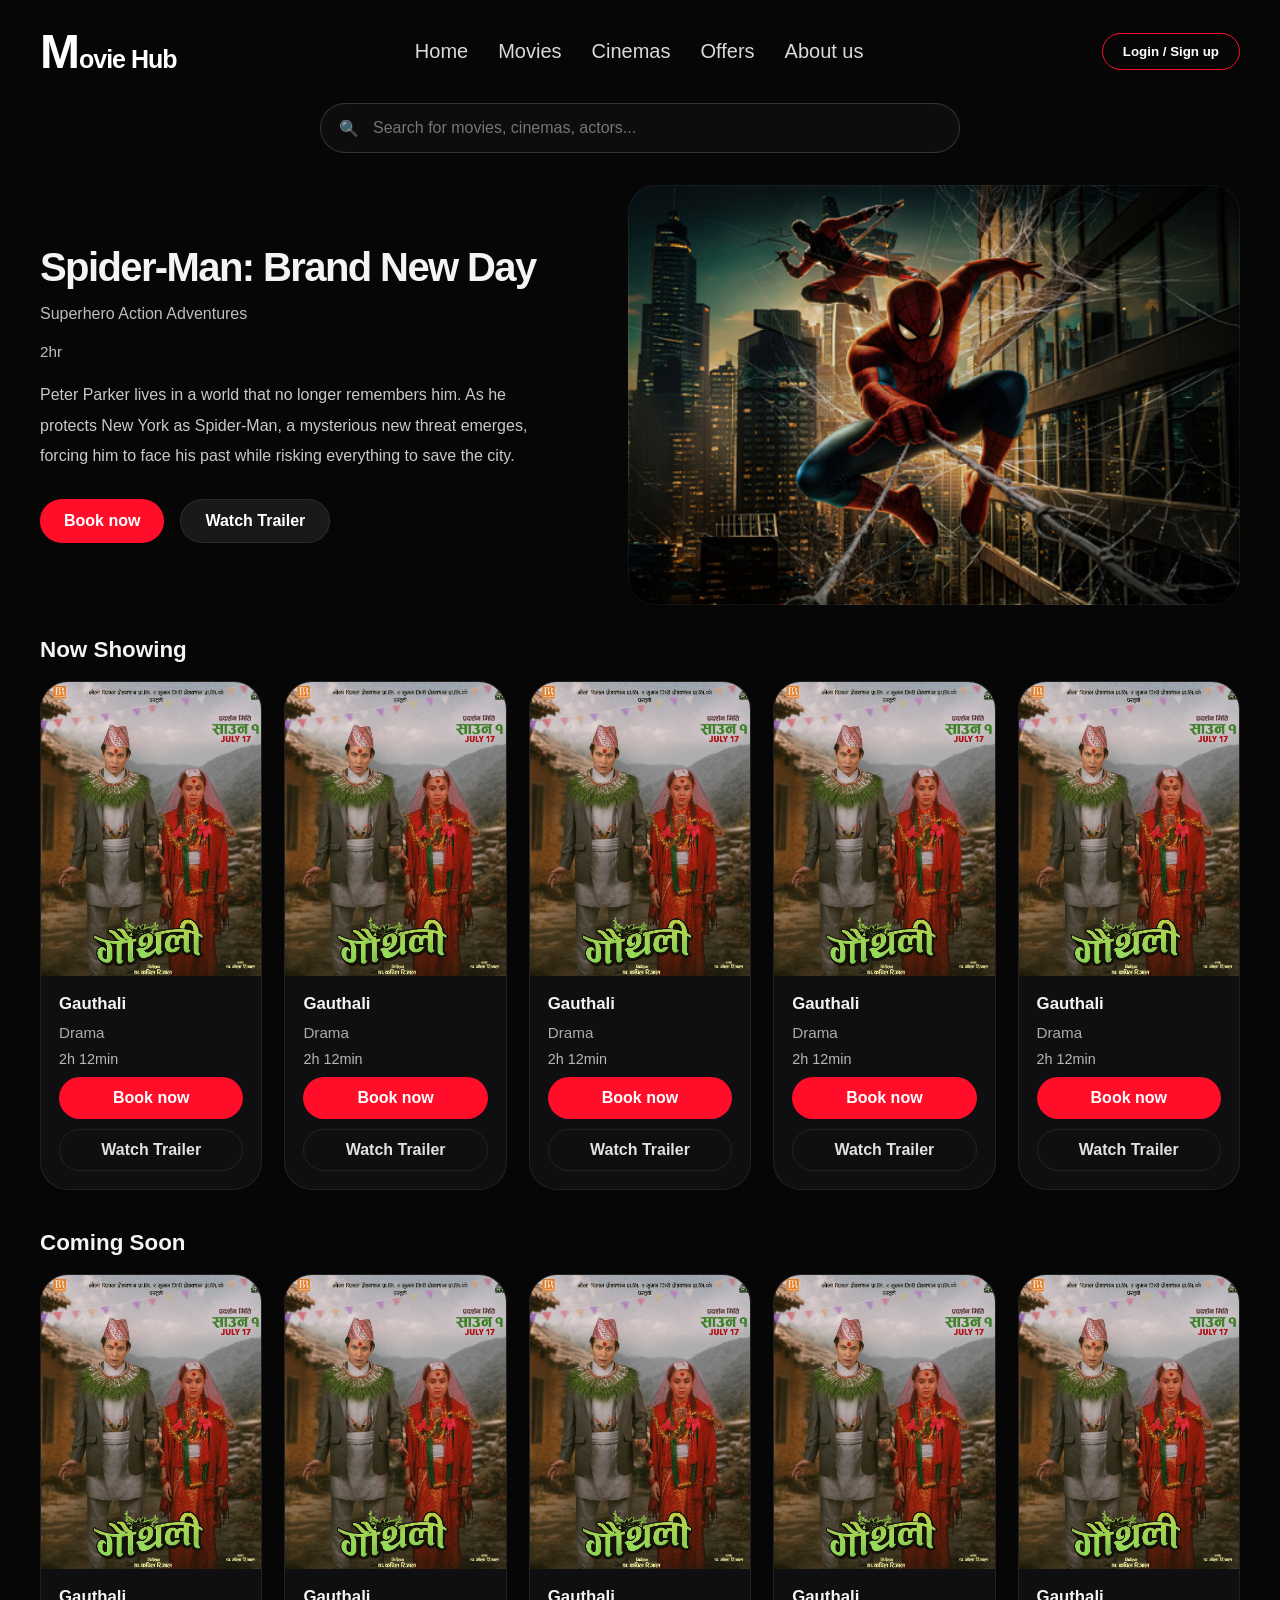
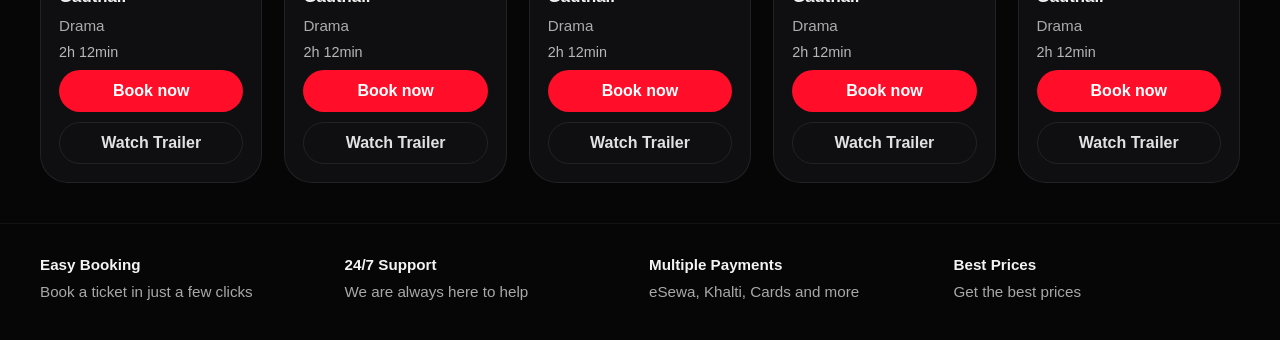
<file: index.html>
<!DOCTYPE html>
<html lang="en">
<head>
    <meta charset="UTF-8" />
    <meta name="viewport" content="width=device-width, initial-scale=1.0" />
    <title>Movie Hub</title>
    <link rel="stylesheet" href="styles.css" />
</head>
<body>
    <header class="site-header">
        <a class="brand" href="#"><strong>M</strong>ovie Hub</a>
        <nav class="main-nav">
            <a href="#">Home</a>
            <a href="#">Movies</a>
            <a href="#">Cinemas</a>
            <a href="#">Offers</a>
            <a href="#">About us</a>
        </nav>
        <button class="login-btn">Login / Sign up</button>
    </header>
    
        <section class="search-section">
            <div class="search-bar">
                <span class="search-icon">🔍</span>
                <input type="search" placeholder="Search for movies, cinemas, actors..." />
            </div>
        </section> 

    <main>
        <section class="hero">
            <div class="hero-copy">

                <h1>Spider-Man: Brand New Day</h1>
                <p class="hero-label">Superhero Action Adventures</p>
                <div class="hero-info">
                    <span>2hr</span>
                </div>
                <p class="hero-description">
                    Peter Parker lives in a world that no longer remembers him. As he protects New York as
                    Spider-Man, a mysterious new threat emerges, forcing him to face his past while risking
                    everything to save the city.
                </p>
                <div class="hero-actions">
                    <a class="btn btn-primary" href="#">Book now</a>
                    <a class="btn btn-secondary" href="#">Watch Trailer</a>
                </div>
            </div>
            <div class="hero-image" aria-label="Movie hero image"></div>
        </section>


        <section class="movies-section">
            <h2>Now Showing</h2>
            <div class="cards-grid">
                <article class="movie-card">
                    <img src="gauthali.png" alt="Gauthali poster" />
                    <div class="card-body">
                        <h3>Gauthali</h3>
                        <p>Drama</p>
                        <div class="card-meta">
                            <span>2h 12min</span>
                        </div>
                        <div class="card-actions">
                            <a class="btn btn-primary" href="#">Book now</a>
                            <a class="btn btn-link" href="#">Watch Trailer</a>
                        </div>
                    </div>
                </article>
                <article class="movie-card">
                    <img src="gauthali.png" alt="Gauthali poster" />
                    <div class="card-body">
                        <h3>Gauthali</h3>
                        <p>Drama</p>
                        <div class="card-meta">
                            <span>2h 12min</span>
                        </div>
                        <div class="card-actions">
                            <a class="btn btn-primary" href="#">Book now</a>
                            <a class="btn btn-link" href="#">Watch Trailer</a>
                        </div>
                    </div>
                </article>
                <article class="movie-card">
                    <img src="gauthali.png" alt="Gauthali poster" />
                    <div class="card-body">
                        <h3>Gauthali</h3>
                        <p>Drama</p>
                        <div class="card-meta">
                            <span>2h 12min</span>
                        </div>
                        <div class="card-actions">
                            <a class="btn btn-primary" href="#">Book now</a>
                            <a class="btn btn-link" href="#">Watch Trailer</a>
                        </div>
                    </div>
                </article>
                <article class="movie-card">
                    <img src="gauthali.png" alt="Gauthali poster" />
                    <div class="card-body">
                        <h3>Gauthali</h3>
                        <p>Drama</p>
                        <div class="card-meta">
                            <span>2h 12min</span>
                        </div>
                        <div class="card-actions">
                            <a class="btn btn-primary" href="#">Book now</a>
                            <a class="btn btn-link" href="#">Watch Trailer</a>
                        </div>
                    </div>
                </article>
                <article class="movie-card">
                    <img src="gauthali.png" alt="Gauthali poster" />
                    <div class="card-body">
                        <h3>Gauthali</h3>
                        <p>Drama</p>
                        <div class="card-meta">
                            <span>2h 12min</span>
                        </div>
                        <div class="card-actions">
                            <a class="btn btn-primary" href="#">Book now</a>
                            <a class="btn btn-link" href="#">Watch Trailer</a>
                        </div>
                    </div>
                </article>
            </div>
        </section>

        <section class="movies-section">
            <h2>Coming Soon</h2>
            <div class="cards-grid">
                <article class="movie-card">
                    <img src="gauthali.png" alt="Gauthali poster" />
                    <div class="card-body">
                        <h3>Gauthali</h3>
                        <p>Drama</p>
                        <div class="card-meta">
                            <span>2h 12min</span>
                        </div>
                        <div class="card-actions">
                            <a class="btn btn-primary" href="#">Book now</a>
                            <a class="btn btn-link" href="#">Watch Trailer</a>
                        </div>
                    </div>
                </article>
                <article class="movie-card">
                    <img src="gauthali.png" alt="Gauthali poster" />
                    <div class="card-body">
                        <h3>Gauthali</h3>
                        <p>Drama</p>
                        <div class="card-meta">
                            <span>2h 12min</span>
                        </div>
                        <div class="card-actions">
                            <a class="btn btn-primary" href="#">Book now</a>
                            <a class="btn btn-link" href="#">Watch Trailer</a>
                        </div>
                    </div>
                </article>
                <article class="movie-card">
                    <img src="gauthali.png" alt="Gauthali poster" />
                    <div class="card-body">
                        <h3>Gauthali</h3>
                        <p>Drama</p>
                        <div class="card-meta">
                            <span>2h 12min</span>
                        </div>
                        <div class="card-actions">
                            <a class="btn btn-primary" href="#">Book now</a>
                            <a class="btn btn-link" href="#">Watch Trailer</a>
                        </div>
                    </div>
                </article>
                <article class="movie-card">
                    <img src="gauthali.png" alt="Gauthali poster" />
                    <div class="card-body">
                        <h3>Gauthali</h3>
                        <p>Drama</p>
                        <div class="card-meta">
                            <span>2h 12min</span>
                        </div>
                        <div class="card-actions">
                            <a class="btn btn-primary" href="#">Book now</a>
                            <a class="btn btn-link" href="#">Watch Trailer</a>
                        </div>
                    </div>
                </article>
                <article class="movie-card">
                    <img src="gauthali.png" alt="Gauthali poster" />
                    <div class="card-body">
                        <h3>Gauthali</h3>
                        <p>Drama</p>
                        <div class="card-meta">
                            <span>2h 12min</span>
                        </div>
                        <div class="card-actions">
                            <a class="btn btn-primary" href="#">Book now</a>
                            <a class="btn btn-link" href="#">Watch Trailer</a>
                        </div>
                    </div>
                </article>
            </div>
        </section>
    </main>

    <footer class="site-footer">
        <div class="footer-grid">
            <div>
                <h4>Easy Booking</h4>
                <p>Book a ticket in just a few clicks</p>
            </div>
            <div>
                <h4>24/7 Support</h4>
                <p>We are always here to help</p>
            </div>
            <div>
                <h4>Multiple Payments</h4>
                <p>eSewa, Khalti, Cards and more</p>
            </div>
            <div>
                <h4>Best Prices</h4>
                <p>Get the best prices</p>
            </div>
        </div>
    </footer>
</body>
</html>
</file>
<file: styles.css>
* {
    box-sizing: border-box;
}

html,
body {
    margin: 0;
    min-height: 100%;
}

body {
    font-family: Inter, Arial, sans-serif;
    background-color: #060606;
    color: #f4f4f4;
}

body::selection {
    background: rgba(255, 0, 0, 0.35);
}

.site-header {
    display: flex;
    align-items: center;
    justify-content: space-between;
    gap: 24px;
    padding: 24px 40px;
}
strong{
    font-size:48px;
}
.brand {
    font-size:25px;
    font-weight: 900;
    letter-spacing: -0.04em;
    color: #ffffff;
    text-decoration: none;
}

.main-nav {
    display: flex;
    gap: 30px;
    flex-wrap: wrap;
}

.main-nav a {
    color: #ffffff;
    text-decoration: none;
    font-size: 20px;
    opacity: 0.85;
}

.main-nav a:hover {
    opacity: 50%;
}

.login-btn {
    border: 1px solid #ff0d29;
    background: transparent;
    color: #ffffff;
    border-radius: 999px;
    padding: 10px 20px;
    cursor: pointer;
    font-weight: 600;
}
    .login-btn:hover {
        opacity: 50%;
    }




.hero {
    display: grid;
    grid-template-columns: minmax(300px, 1fr) minmax(320px, 1.1fr);
    gap: 32px;
    align-items: center;
    padding: 0 40px 32px;
}

.hero-copy {
    max-width: 520px;
}




.hero h1 {
    margin: 0;
    font-size:40px;
    line-height: 1.02;
    letter-spacing: -0.04em;
}

.hero-label {
    margin: 18px 0 0;
    color: rgba(255, 255, 255, 0.74);
    font-size: 1rem;
}

.hero-info {
    margin: 20px 0;
    color: rgba(255, 255, 255, 0.75);
    font-size: 0.95rem;
}

.hero-description {
    margin: 0;
    max-width: 520px;
    line-height: 1.9;
    color: rgba(255, 255, 255, 0.78);
}

.hero-actions {
    display: flex;
    align-items: center;
    gap: 16px;
    margin-top: 28px;
}

.btn {
    display: inline-flex;
    align-items: center;
    justify-content: center;
    border-radius: 999px;
    text-decoration: none;
    font-weight: 700;
    min-height: 44px;
}
    .btn:hover{
        opacity: 50%;
    }



.btn-primary {
    background: #ff0d29;
    color: #ffffff;
    padding: 0 24px;
}

.btn-secondary {
    background: rgba(255, 255, 255, 0.08);
    color: #ffffff;
    padding: 0 24px;
    border: 1px solid rgba(255, 255, 255, 0.08);
}

.hero-image {
    min-height: 420px;
    border-radius: 28px;
    background-image: url('spider-man-vs-red-ninja-qt.png');
    background-size: cover;
    background-position: center;
    box-shadow: inset 0 0 0 1px rgba(255, 255, 255, 0.05);
}

.search-section {
    display: flex;
    justify-content: center;
    padding: 0 40px 32px;
}

.search-bar {
    display: flex;
    align-items: center;
    width: min(640px, 100%);
    gap: 12px;
    margin: 0 auto;
    padding: 14px 18px;
    border: 1px solid rgba(255, 255, 255, 0.16);
    border-radius: 999px;
    background: rgba(255, 255, 255, 0.03);
}

.search-icon {
    color: rgba(255, 255, 255, 0.7);
}

.search-bar input {
    width: 100%;
    border: none;
    background: transparent;
    font-size: 1rem;
    color: #ffffff;
    outline: none;
}

.movies-section {
    padding: 0 40px 40px;
}

.movies-section h2 {
    margin: 0 0 18px;
    font-size: 1.4rem;
}

.cards-grid {
    display: grid;
    grid-template-columns: repeat(auto-fit, minmax(210px, 1fr));
    gap: 22px;
}

.movie-card {
    background: #0f0f12;
    border: 1px solid rgba(255, 255, 255, 0.08);
    border-radius: 28px;
    overflow: hidden;
    display: flex;
    flex-direction: column;
    min-height: 100%;
}

.movie-card img {
    width: 100%;
    display: block;
    aspect-ratio: 3 / 4;
    object-fit: cover;
}

.card-body {
    padding: 18px;
    display: flex;
    flex-direction: column;
    gap: 10px;
    flex: 1;
}

.card-body h3 {
    margin: 0;
    font-size: 1.05rem;
}

.card-body p {
    margin: 0;
    color: rgba(255, 255, 255, 0.65);
    font-size: 0.95rem;
}

.card-meta {
    color: rgba(255, 255, 255, 0.7);
    font-size: 0.9rem;
}

.card-actions {
    margin-top: auto;
    display: flex;
    flex-direction: column;
    gap: 10px;
}

.card-actions .btn {
    width: 100%;
    justify-content: center;
    padding: 0 16px;
    min-height: 42px;
}

.btn-link {
    background: transparent;
    color: rgba(255, 255, 255, 0.88);
    border: 1px solid rgba(255, 255, 255, 0.08);
}

.site-footer {
    border-top: 1px solid rgba(255, 255, 255, 0.05);
    padding: 32px 40px 40px;
}

.footer-grid {
    display: grid;
    grid-template-columns: repeat(auto-fit, minmax(160px, 1fr));
    gap: 18px;
}

.footer-grid h4 {
    margin: 0 0 10px;
    font-size: 0.95rem;
}

.footer-grid p {
    margin: 0;
    color: rgba(255, 255, 255, 0.65);
    font-size: 0.95rem;
}

@media (max-width: 920px) {
    .hero {
        grid-template-columns: 1fr;
    }

    .site-header {
        flex-direction: column;
        align-items: flex-start;
    }

    .main-nav {
        width: 100%;
        justify-content: flex-start;
        gap: 14px;
        flex-wrap: wrap;
    }

    .search-bar {
        padding: 14px 16px;
    }
}

@media (max-width: 600px) {
    .site-header,
    .hero,
    .search-section,
    .movies-section,
    .site-footer {
        padding-left: 20px;
        padding-right: 20px;
    }

    .hero-actions,
    .card-actions {
        flex-direction: column;
    }

    .main-nav {
        gap: 12px;
    }

    .search-bar {
        gap: 10px;
    }
}
</file>
